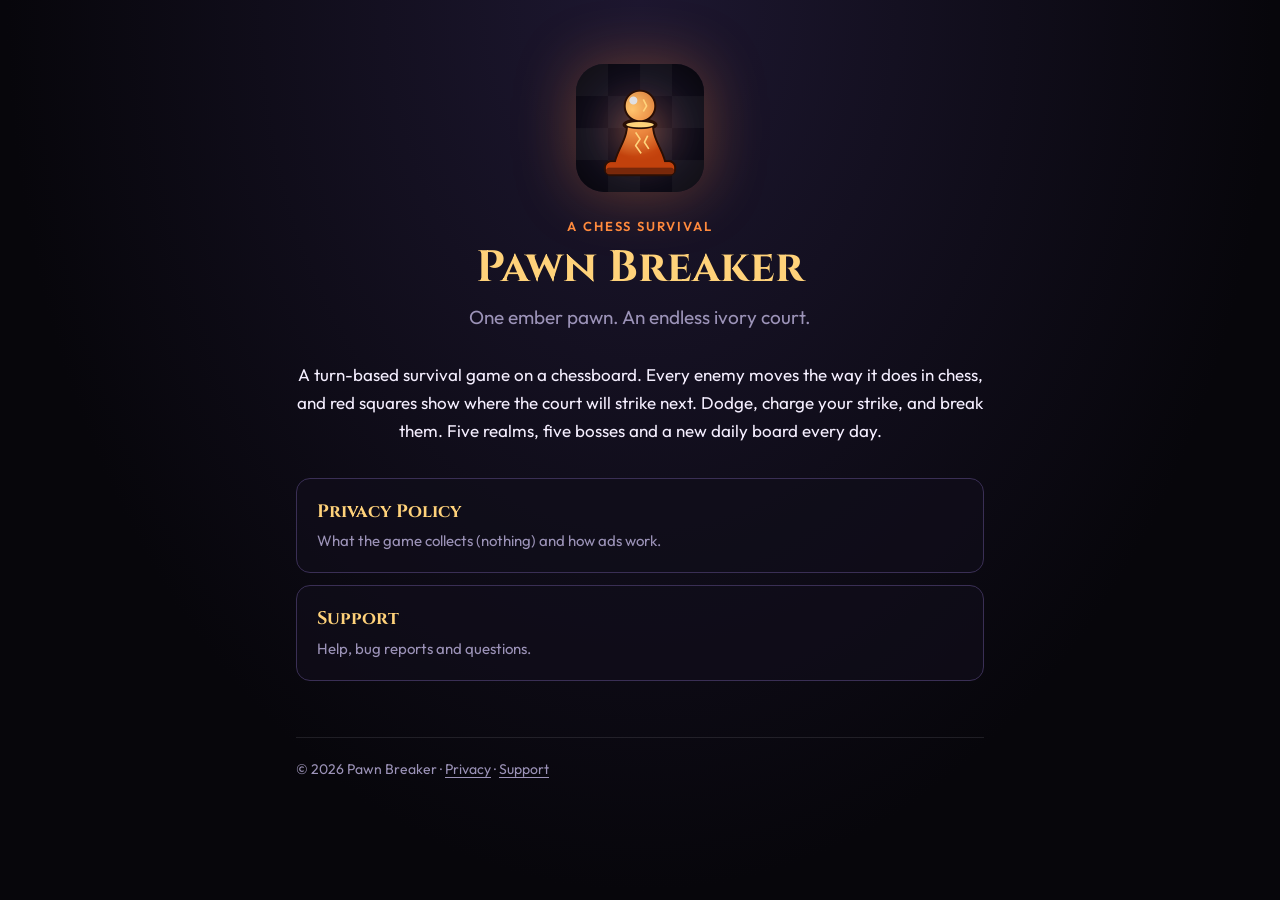
<file: index.html>
<!doctype html>
<html lang="en">
<head>
  <meta charset="utf-8">
  <meta name="viewport" content="width=device-width, initial-scale=1">
  <title>Pawn Breaker</title>
  <meta name="description" content="Pawn Breaker is a turn-based chess survival game: one ember pawn against an endless ivory court.">
  <meta name="theme-color" content="#07060b">
  <meta property="og:title" content="Pawn Breaker">
  <meta property="og:description" content="One ember pawn. An endless ivory court. A turn-based chess survival game.">
  <meta property="og:image" content="https://adydxb.github.io/pawn-breaker-legal/assets/og.png">
  <meta name="twitter:card" content="summary_large_image">
  <link rel="icon" href="assets/favicon.png">
  <link rel="preconnect" href="https://fonts.googleapis.com">
  <link rel="preconnect" href="https://fonts.gstatic.com" crossorigin>
  <link href="https://fonts.googleapis.com/css2?family=Cinzel:wght@600;700&family=Outfit:wght@400;600&display=swap" rel="stylesheet">
  <link rel="stylesheet" href="styles.css">
</head>
<body>
  <div class="wrap">
    <main class="hero">
      <img src="assets/icon.png" alt="Pawn Breaker icon: a glowing ember pawn">
      <p class="eyebrow">A chess survival</p>
      <h1>Pawn Breaker</h1>
      <p class="lede">One ember pawn. An endless ivory court.</p>
      <p>A turn-based survival game on a chessboard. Every enemy moves the way it does in chess, and red squares show where the court will strike next. Dodge, charge your strike, and break them. Five realms, five bosses and a new daily board every day.</p>
      <div class="cards">
        <a class="card" href="privacy.html"><strong>Privacy Policy</strong><span>What the game collects (nothing) and how ads work.</span></a>
        <a class="card" href="support.html"><strong>Support</strong><span>Help, bug reports and questions.</span></a>
      </div>
    </main>
    <footer>© 2026 Pawn Breaker · <a href="privacy.html">Privacy</a> · <a href="support.html">Support</a></footer>
  </div>
</body>
</html>
</file>
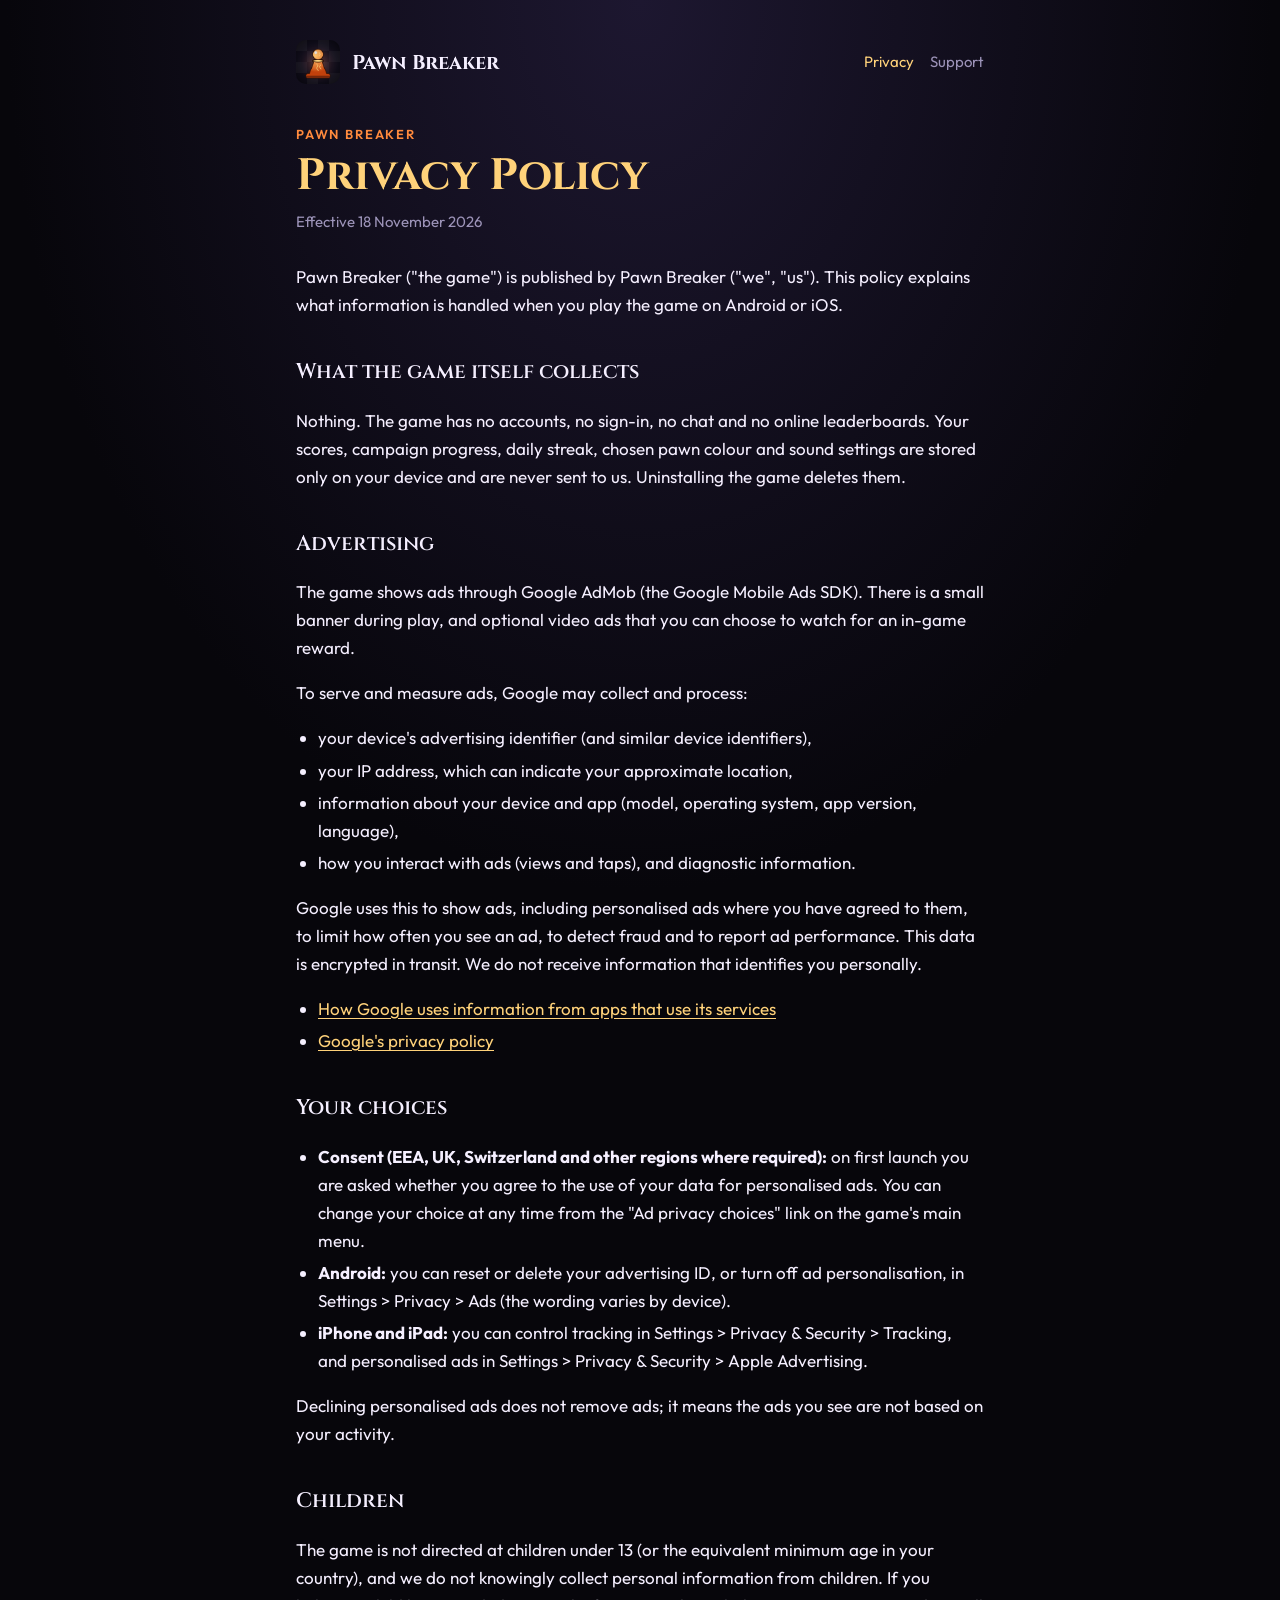
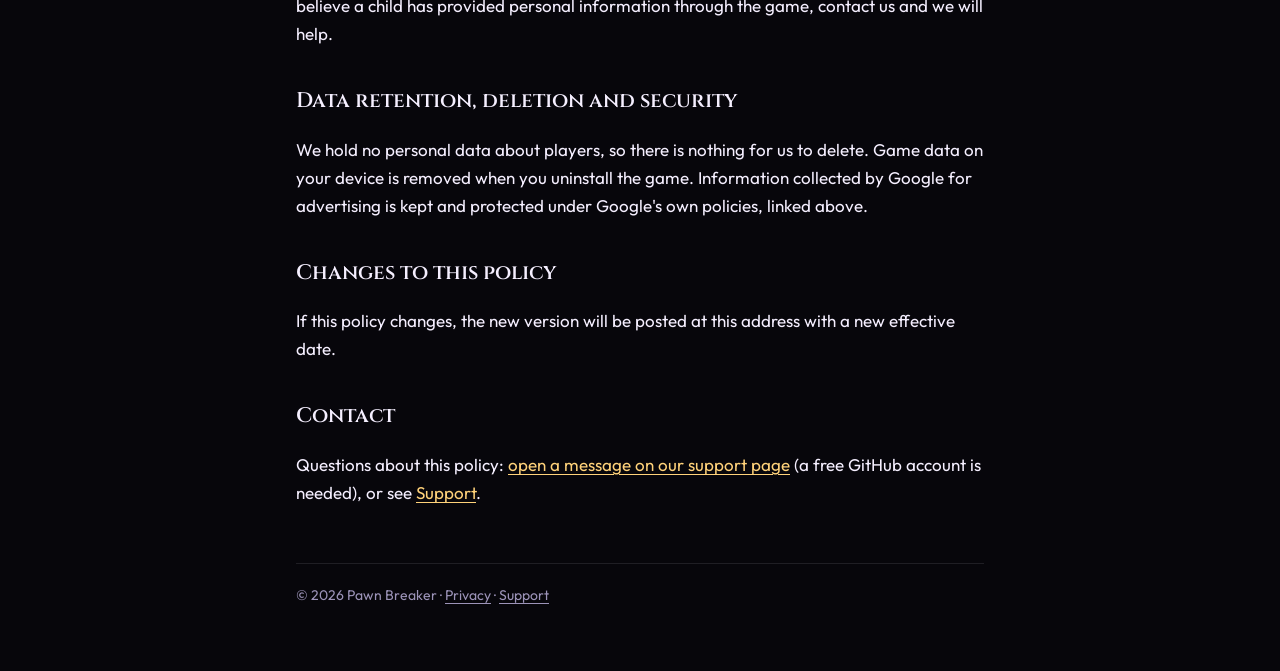
<file: privacy.html>
<!doctype html>
<html lang="en">
<head>
  <meta charset="utf-8">
  <meta name="viewport" content="width=device-width, initial-scale=1">
  <title>Privacy Policy · Pawn Breaker</title>
  <meta name="description" content="How Pawn Breaker handles your information: the game collects nothing itself; ads are served by Google AdMob.">
  <meta name="theme-color" content="#07060b">
  <link rel="icon" href="assets/favicon.png">
  <link rel="preconnect" href="https://fonts.googleapis.com">
  <link rel="preconnect" href="https://fonts.gstatic.com" crossorigin>
  <link href="https://fonts.googleapis.com/css2?family=Cinzel:wght@600;700&family=Outfit:wght@400;600&display=swap" rel="stylesheet">
  <link rel="stylesheet" href="styles.css">
</head>
<body>
  <div class="wrap">
    <header class="site">
      <img src="assets/icon.png" alt="">
      <a href="./">Pawn Breaker</a>
      <nav><a href="privacy.html" aria-current="page">Privacy</a><a href="support.html">Support</a></nav>
    </header>

    <main>
      <p class="eyebrow">Pawn Breaker</p>
      <h1>Privacy Policy</h1>
      <p class="meta">Effective 18 November 2026</p>

      <p>Pawn Breaker ("the game") is published by Pawn Breaker ("we", "us"). This policy explains what information is handled when you play the game on Android or iOS.</p>

      <h2>What the game itself collects</h2>
      <p>Nothing. The game has no accounts, no sign-in, no chat and no online leaderboards. Your scores, campaign progress, daily streak, chosen pawn colour and sound settings are stored only on your device and are never sent to us. Uninstalling the game deletes them.</p>

      <h2>Advertising</h2>
      <p>The game shows ads through Google AdMob (the Google Mobile Ads SDK). There is a small banner during play, and optional video ads that you can choose to watch for an in-game reward.</p>
      <p>To serve and measure ads, Google may collect and process:</p>
      <ul>
        <li>your device's advertising identifier (and similar device identifiers),</li>
        <li>your IP address, which can indicate your approximate location,</li>
        <li>information about your device and app (model, operating system, app version, language),</li>
        <li>how you interact with ads (views and taps), and diagnostic information.</li>
      </ul>
      <p>Google uses this to show ads, including personalised ads where you have agreed to them, to limit how often you see an ad, to detect fraud and to report ad performance. This data is encrypted in transit. We do not receive information that identifies you personally.</p>
      <ul>
        <li><a href="https://policies.google.com/technologies/partner-sites">How Google uses information from apps that use its services</a></li>
        <li><a href="https://policies.google.com/privacy">Google's privacy policy</a></li>
      </ul>

      <h2>Your choices</h2>
      <ul>
        <li><strong>Consent (EEA, UK, Switzerland and other regions where required):</strong> on first launch you are asked whether you agree to the use of your data for personalised ads. You can change your choice at any time from the "Ad privacy choices" link on the game's main menu.</li>
        <li><strong>Android:</strong> you can reset or delete your advertising ID, or turn off ad personalisation, in Settings &gt; Privacy &gt; Ads (the wording varies by device).</li>
        <li><strong>iPhone and iPad:</strong> you can control tracking in Settings &gt; Privacy &amp; Security &gt; Tracking, and personalised ads in Settings &gt; Privacy &amp; Security &gt; Apple Advertising.</li>
      </ul>
      <p>Declining personalised ads does not remove ads; it means the ads you see are not based on your activity.</p>

      <h2>Children</h2>
      <p>The game is not directed at children under 13 (or the equivalent minimum age in your country), and we do not knowingly collect personal information from children. If you believe a child has provided personal information through the game, contact us and we will help.</p>

      <h2>Data retention, deletion and security</h2>
      <p>We hold no personal data about players, so there is nothing for us to delete. Game data on your device is removed when you uninstall the game. Information collected by Google for advertising is kept and protected under Google's own policies, linked above.</p>

      <h2>Changes to this policy</h2>
      <p>If this policy changes, the new version will be posted at this address with a new effective date.</p>

      <h2>Contact</h2>
      <p>Questions about this policy: <a href="https://github.com/adydxb/pawn-breaker-legal/issues/new">open a message on our support page</a> (a free GitHub account is needed), or see <a href="support.html">Support</a>.</p>
    </main>

    <footer>© 2026 Pawn Breaker · <a href="privacy.html">Privacy</a> · <a href="support.html">Support</a></footer>
  </div>
</body>
</html>
</file>
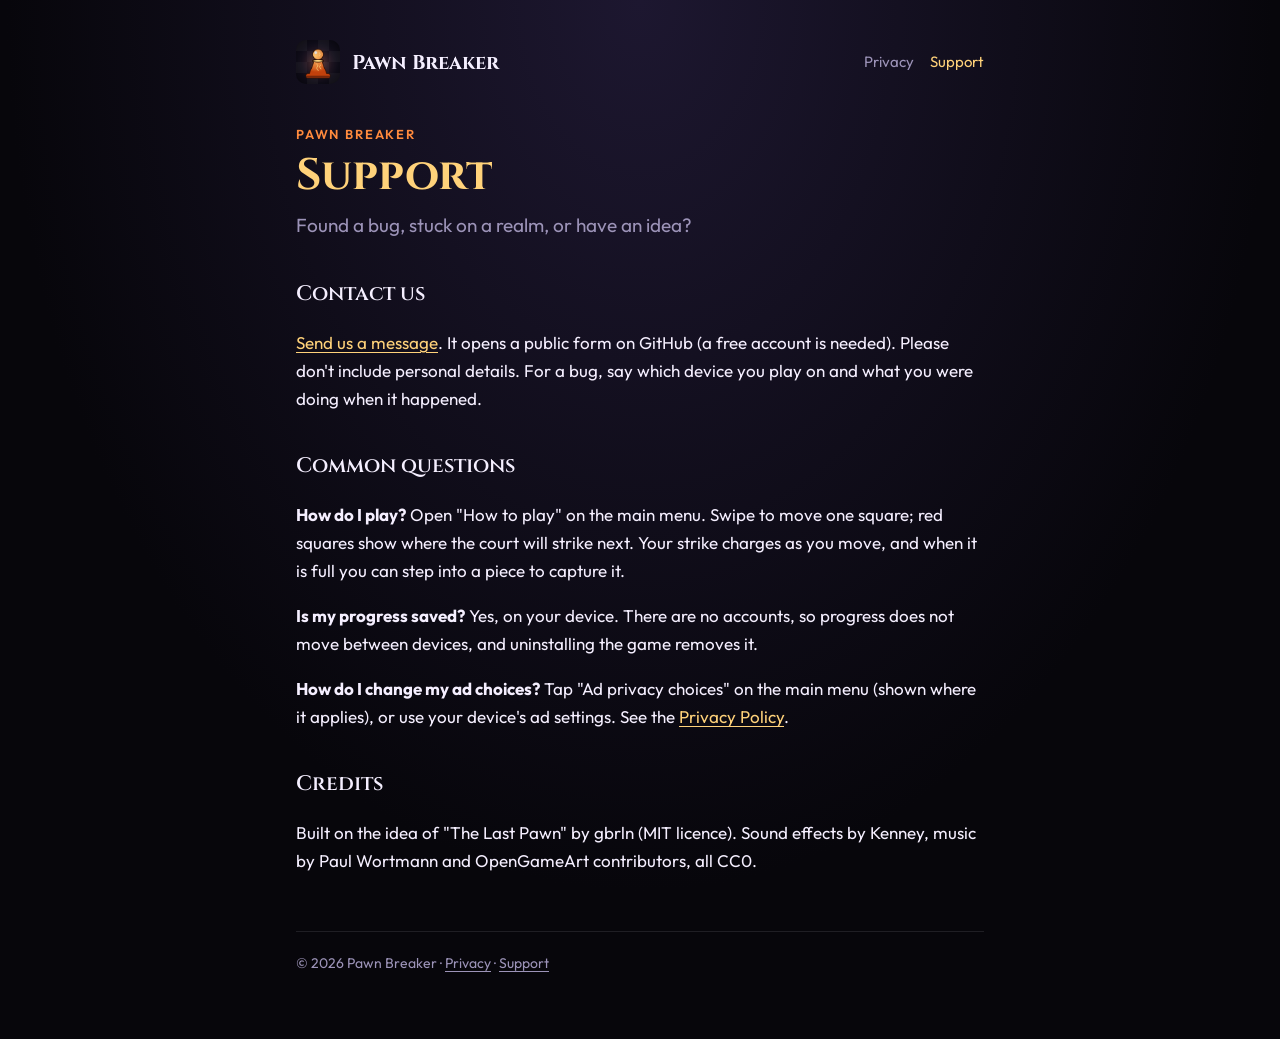
<file: support.html>
<!doctype html>
<html lang="en">
<head>
  <meta charset="utf-8">
  <meta name="viewport" content="width=device-width, initial-scale=1">
  <title>Support · Pawn Breaker</title>
  <meta name="description" content="Get help with Pawn Breaker, report a bug or ask a question.">
  <meta name="theme-color" content="#07060b">
  <link rel="icon" href="assets/favicon.png">
  <link rel="preconnect" href="https://fonts.googleapis.com">
  <link rel="preconnect" href="https://fonts.gstatic.com" crossorigin>
  <link href="https://fonts.googleapis.com/css2?family=Cinzel:wght@600;700&family=Outfit:wght@400;600&display=swap" rel="stylesheet">
  <link rel="stylesheet" href="styles.css">
</head>
<body>
  <div class="wrap">
    <header class="site">
      <img src="assets/icon.png" alt="">
      <a href="./">Pawn Breaker</a>
      <nav><a href="privacy.html">Privacy</a><a href="support.html" aria-current="page">Support</a></nav>
    </header>

    <main>
      <p class="eyebrow">Pawn Breaker</p>
      <h1>Support</h1>
      <p class="lede">Found a bug, stuck on a realm, or have an idea?</p>

      <h2>Contact us</h2>
      <p><a href="https://github.com/adydxb/pawn-breaker-legal/issues/new">Send us a message</a>. It opens a public form on GitHub (a free account is needed). Please don't include personal details. For a bug, say which device you play on and what you were doing when it happened.</p>

      <h2>Common questions</h2>
      <p><strong>How do I play?</strong> Open "How to play" on the main menu. Swipe to move one square; red squares show where the court will strike next. Your strike charges as you move, and when it is full you can step into a piece to capture it.</p>
      <p><strong>Is my progress saved?</strong> Yes, on your device. There are no accounts, so progress does not move between devices, and uninstalling the game removes it.</p>
      <p><strong>How do I change my ad choices?</strong> Tap "Ad privacy choices" on the main menu (shown where it applies), or use your device's ad settings. See the <a href="privacy.html">Privacy Policy</a>.</p>

      <h2>Credits</h2>
      <p>Built on the idea of "The Last Pawn" by gbrln (MIT licence). Sound effects by Kenney, music by Paul Wortmann and OpenGameArt contributors, all CC0.</p>
    </main>

    <footer>© 2026 Pawn Breaker · <a href="privacy.html">Privacy</a> · <a href="support.html">Support</a></footer>
  </div>
</body>
</html>
</file>
<file: styles.css>
/* Pawn Breaker legal site. Colours mirror the game's "Obsidian & Ember" tokens (app/src/theme.ts). */
:root {
  color-scheme: dark;
  --bg0: #07060b;
  --bg1: #110e1b;
  --bg2: #1d1730;
  --rim: #3a2f55;
  --ember: #ff8a3d;
  --ember-hot: #ffd27a;
  --text: #f5efff;
  --text-dim: #9c93b8;
  --line: rgba(245, 239, 255, 0.1);
  --serif: "Cinzel", Georgia, "Times New Roman", serif;
  --sans: "Outfit", ui-sans-serif, -apple-system, BlinkMacSystemFont, "Segoe UI", sans-serif;
}

* { box-sizing: border-box; }
body {
  margin: 0;
  min-height: 100vh;
  background: radial-gradient(ellipse at 50% 0%, var(--bg2), var(--bg0) 70%) fixed, var(--bg0);
  color: var(--text);
  font-family: var(--sans);
  font-size: 17px;
  line-height: 1.65;
  -webkit-font-smoothing: antialiased;
}
a { color: var(--ember-hot); text-underline-offset: 0.2em; }
a:hover { color: var(--ember); }

.wrap { max-width: 720px; margin: 0 auto; padding: 40px 16px 64px; }

header.site { display: flex; align-items: center; gap: 12px; margin-bottom: 40px; }
header.site img { width: 44px; height: 44px; border-radius: 10px; }
header.site a { text-decoration: none; color: var(--text); font-family: var(--serif); font-weight: 700; font-size: 20px; }
header.site nav { margin-left: auto; display: flex; gap: 16px; font-size: 15px; }
header.site nav a { font-family: var(--sans); font-weight: 400; font-size: 15px; color: var(--text-dim); }
header.site nav a:hover, header.site nav a[aria-current] { color: var(--ember-hot); }

h1 { font-family: var(--serif); font-weight: 700; color: var(--ember-hot); font-size: clamp(30px, 7vw, 44px); line-height: 1.15; margin: 0 0 8px; }
h2 { font-family: var(--serif); font-weight: 600; font-size: 21px; margin: 36px 0 8px; color: var(--text); }
.eyebrow { color: var(--ember); font-weight: 600; letter-spacing: 0.14em; text-transform: uppercase; font-size: 13px; margin: 0 0 6px; }
.lede { color: var(--text-dim); font-size: 19px; margin: 0 0 28px; }
.meta { color: var(--text-dim); font-size: 15px; margin: 0 0 28px; }
p, li { color: var(--text); }
ul { padding-left: 22px; }
li { margin: 4px 0; }

.hero { text-align: center; padding-top: 24px; }
.hero img { width: 128px; height: 128px; border-radius: 28px; margin: 0 auto 24px; display: block; box-shadow: 0 0 60px rgba(255, 138, 61, 0.35); }
.cards { display: grid; gap: 12px; margin-top: 32px; }
.card { display: block; padding: 18px 20px; border: 1px solid var(--rim); border-radius: 14px; background: rgba(17, 14, 27, 0.7); text-decoration: none; color: var(--text); text-align: left; }
.card:hover { border-color: var(--ember); color: var(--text); }
.card strong { font-family: var(--serif); color: var(--ember-hot); font-size: 18px; display: block; }
.card span { color: var(--text-dim); font-size: 15px; }

footer { margin-top: 56px; padding-top: 20px; border-top: 1px solid var(--line); color: var(--text-dim); font-size: 14px; }
footer a { color: var(--text-dim); }
</file>
